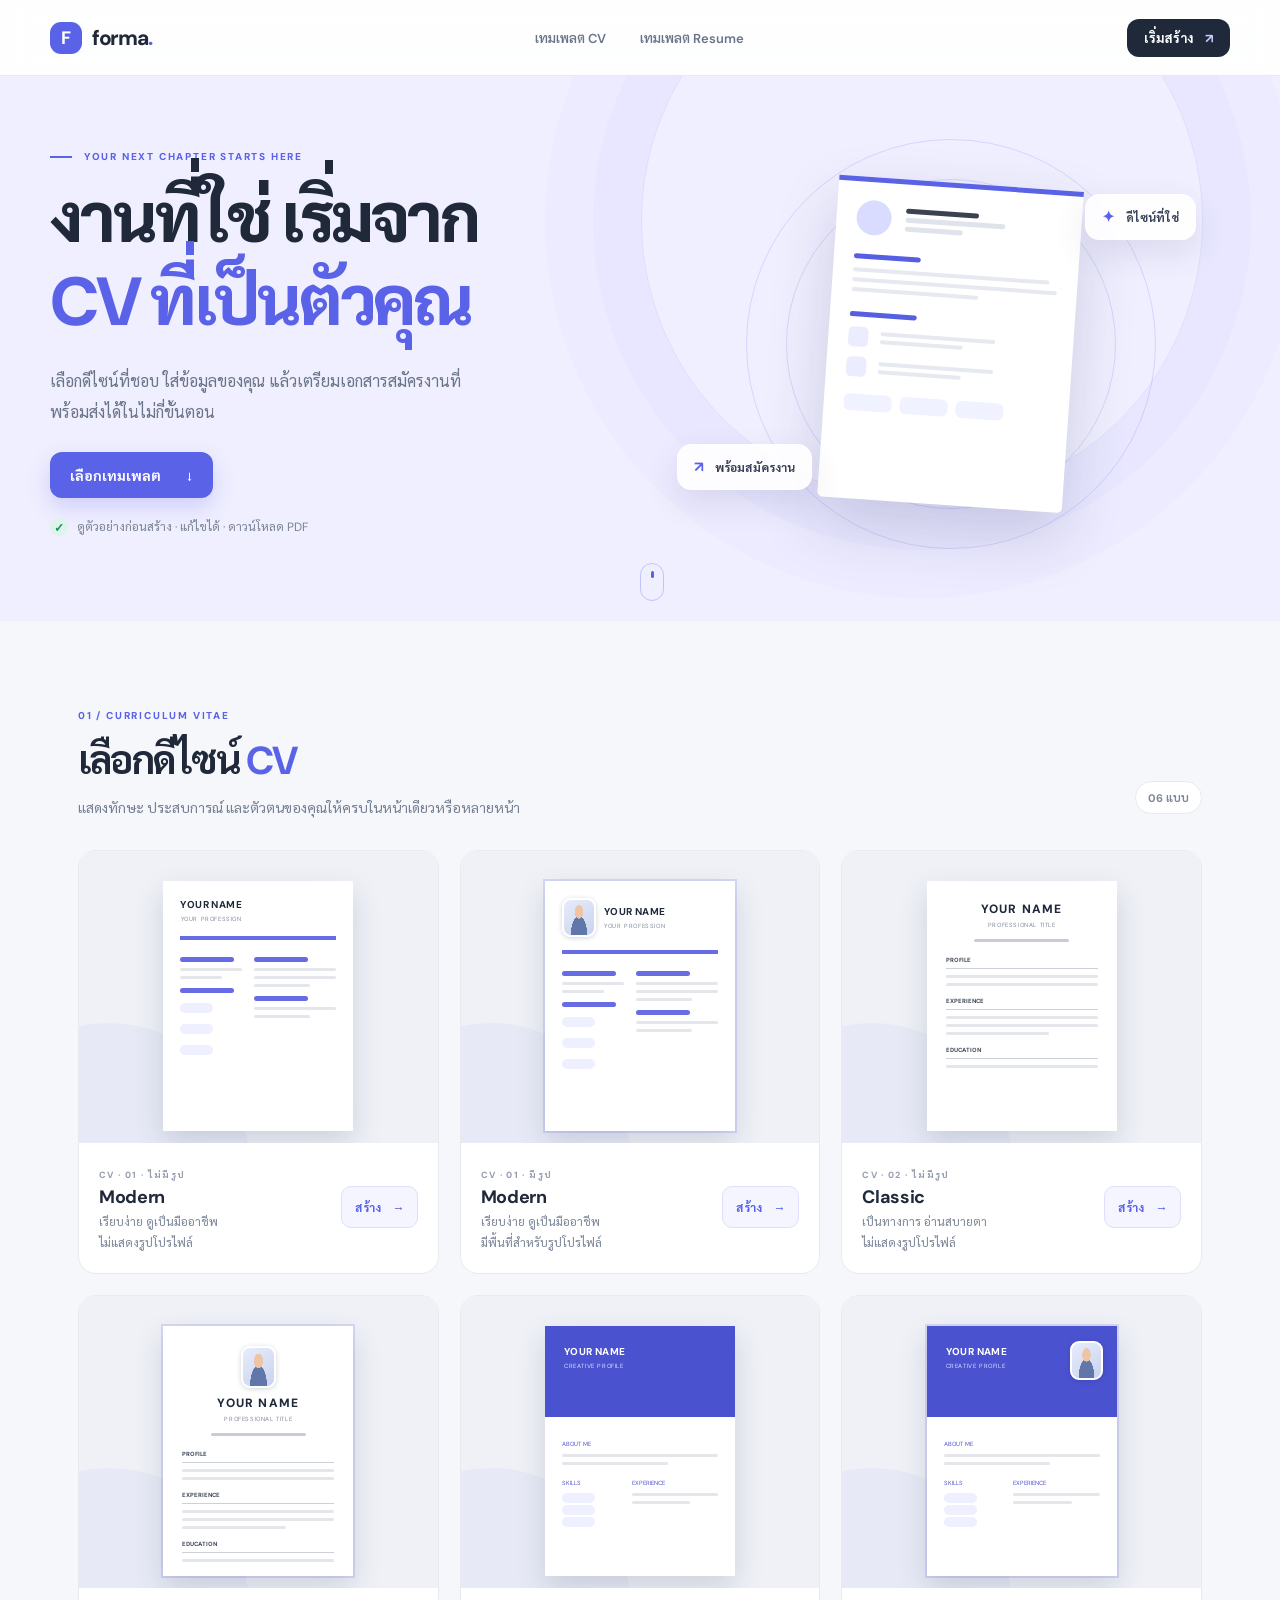
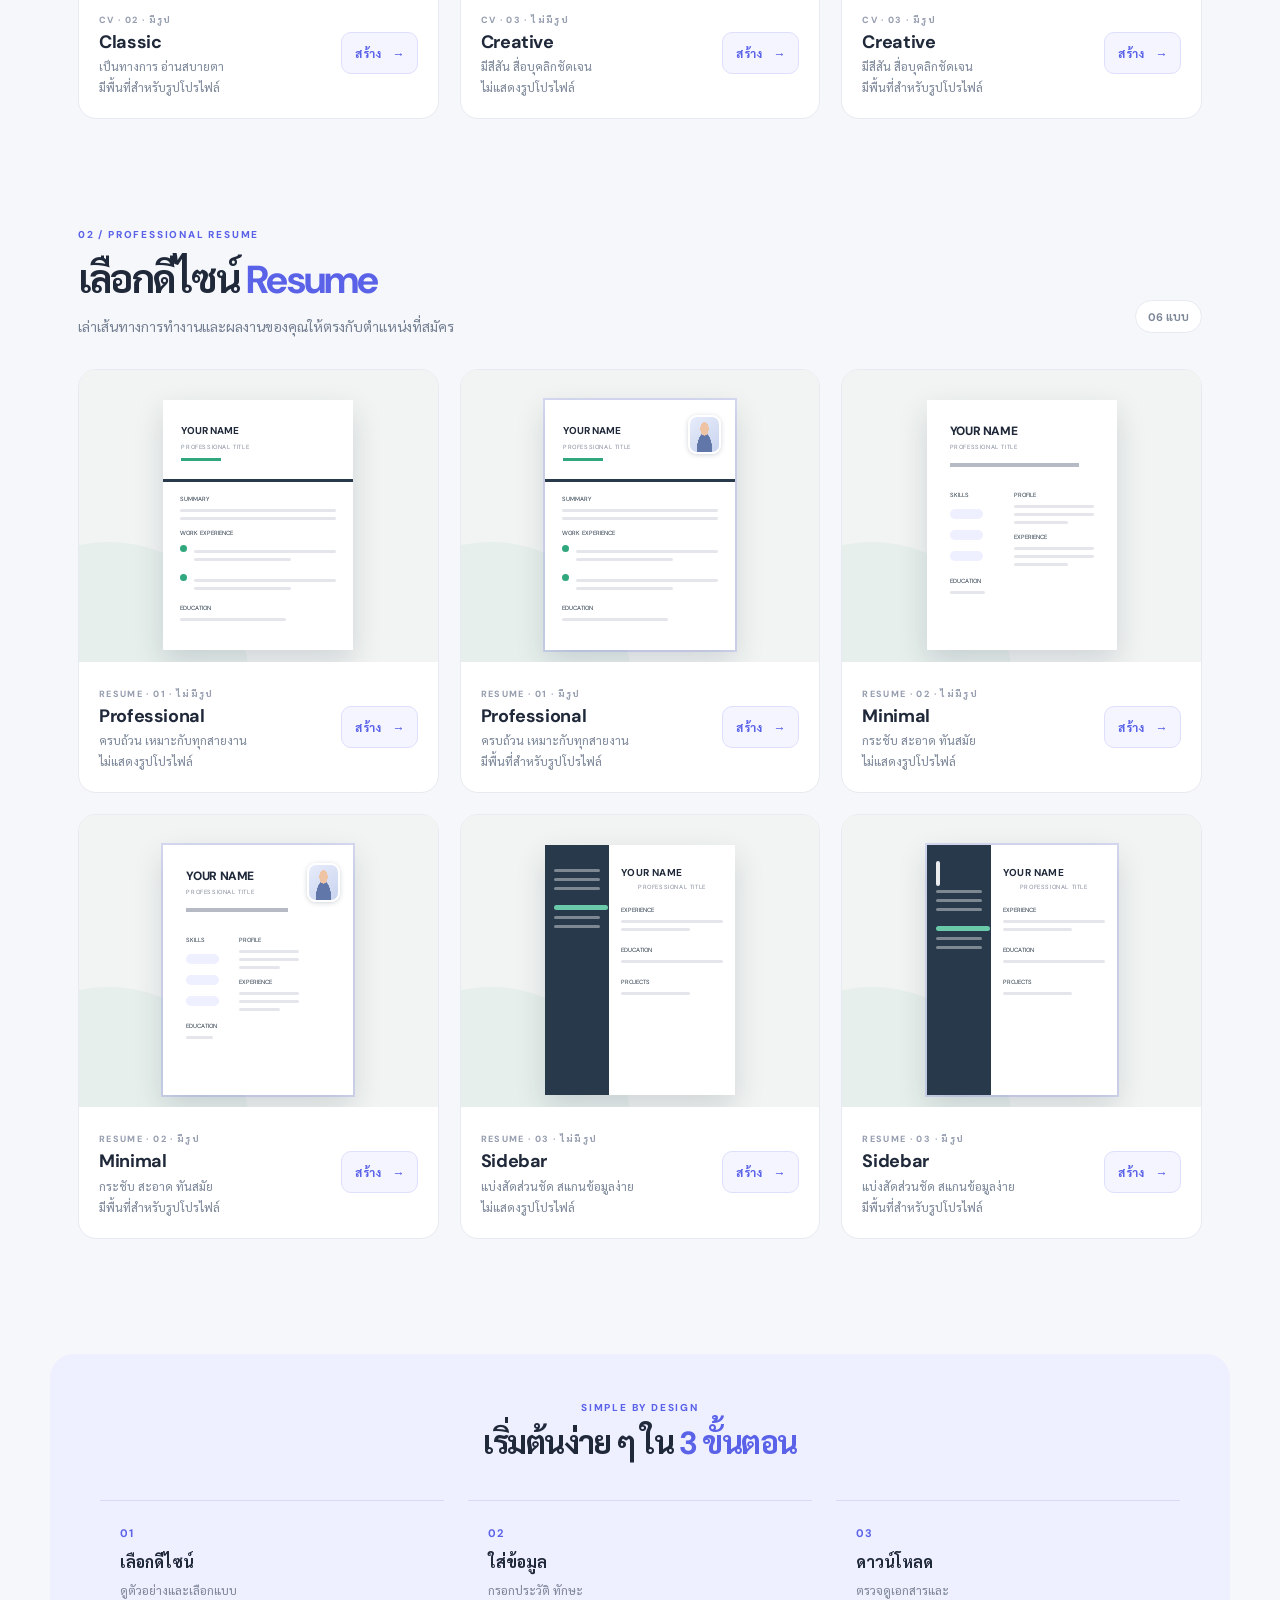
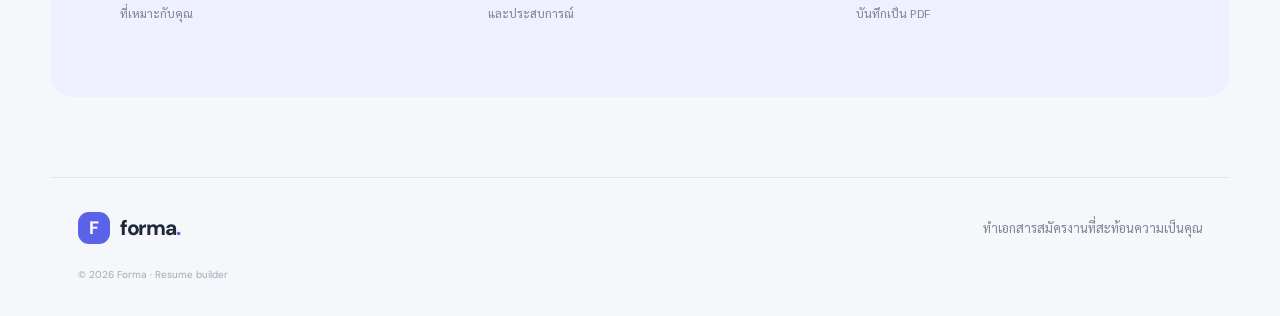
<file: index.html>
<!doctype html>
<html lang="th">
<head>
  <meta charset="utf-8">
  <meta name="viewport" content="width=device-width, initial-scale=1">
  <meta name="theme-color" content="#f6f7fb">
  <title>สร้าง CV และ Resume ออนไลน์ | Forma</title>
  <meta name="description" content="เลือกดีไซน์ CV หรือ Resume ดูตัวอย่างก่อนเริ่ม แล้วสร้างเอกสารสมัครงานของคุณได้ฟรี">
  <link rel="preconnect" href="https://fonts.googleapis.com">
  <link rel="preconnect" href="https://fonts.gstatic.com" crossorigin>
  <link href="https://fonts.googleapis.com/css2?family=DM+Sans:wght@400;500;600;700;800&family=Sarabun:wght@400;500;600;700&display=swap" rel="stylesheet">
  <link rel="stylesheet" href="templates.css?v=9bc0f82">
</head>
<body>
  <header class="topbar">
    <a class="brand" href="index.html" aria-label="Forma หน้าแรก"><span class="brand-mark">F</span><span>forma<span class="brand-dot">.</span></span></a>
    <nav aria-label="เมนูหลัก"><a href="#cv-templates">เทมเพลต CV</a><a href="#resume-templates">เทมเพลต Resume</a></nav>
    <a class="nav-cta" href="#choose-template">เริ่มสร้าง <span aria-hidden="true">↗</span></a>
  </header>

  <main>
    <section class="hero" id="choose-template">
      <div class="hero-copy">
        <p class="eyebrow"><span class="eyebrow-line"></span> YOUR NEXT CHAPTER STARTS HERE</p>
        <h1>งานที่ใช่ เริ่มจาก<br><span>CV ที่เป็นตัวคุณ</span></h1>
        <p class="hero-description">เลือกดีไซน์ที่ชอบ ใส่ข้อมูลของคุณ แล้วเตรียมเอกสารสมัครงานที่พร้อมส่งได้ในไม่กี่ขั้นตอน</p>
        <a class="primary-button" href="#cv-templates">เลือกเทมเพลต <span aria-hidden="true">↓</span></a>
        <div class="hero-proof"><span class="proof-icon">✓</span> ดูตัวอย่างก่อนสร้าง · แก้ไขได้ · ดาวน์โหลด PDF</div>
      </div>
      <div class="hero-art" aria-hidden="true">
        <div class="orbit orbit-one"></div><div class="orbit orbit-two"></div>
        <div class="floating-note note-one"><span>✦</span> ดีไซน์ที่ใช่</div>
        <div class="floating-note note-two"><span>↗</span> พร้อมสมัครงาน</div>
        <div class="hero-paper">
          <div class="paper-topline"></div><div class="paper-profile"><div class="paper-avatar"></div><div><i></i><i></i><i></i></div></div>
          <div class="paper-section-title"></div><div class="paper-line long"></div><div class="paper-line"></div><div class="paper-line short"></div>
          <div class="paper-section-title second"></div><div class="paper-row"><b></b><span><i></i><i></i></span></div><div class="paper-row"><b></b><span><i></i><i></i></span></div>
          <div class="paper-footer"><span></span><span></span><span></span></div>
        </div>
      </div>
      <a href="#cv-templates" class="scroll-hint" aria-label="เลื่อนลงเพื่อเลือกเทมเพลต"><span></span></a>
    </section>

    <section class="template-section" id="cv-templates">
      <div class="section-heading"><div><p class="eyebrow">01 / CURRICULUM VITAE</p><h2>เลือกดีไซน์ <span>CV</span></h2><p>แสดงทักษะ ประสบการณ์ และตัวตนของคุณให้ครบในหน้าเดียวหรือหลายหน้า</p></div><span class="template-count">03 แบบ</span></div>
      <div class="template-grid">
        <article class="template-card" data-template="cv-modern" data-kind="CV" data-title="Modern" data-description="เรียบสะอาด อ่านง่าย เหมาะกับสายงานดิจิทัลและองค์กรสมัยใหม่">
          <div class="preview-stage"><div class="mini-paper mini-modern"><div class="mini-modern-head"><div><b>YOUR NAME</b><small>YOUR PROFESSION</small></div></div><div class="mini-two-col"><div><i class="mini-label"></i><i class="mini-rule"></i><i class="mini-rule short"></i><i class="mini-label"></i><i class="mini-tag"></i><i class="mini-tag"></i><i class="mini-tag"></i></div><div><i class="mini-label"></i><i class="mini-rule"></i><i class="mini-rule"></i><i class="mini-rule short"></i><i class="mini-label"></i><i class="mini-rule"></i><i class="mini-rule short"></i></div></div></div><span class="preview-zoom">ดูตัวอย่าง <b>↗</b></span></div>
          <div class="template-info"><div><span class="template-kind">CV · 01</span><h3>Modern</h3><p>เรียบง่าย ดูเป็นมืออาชีพ<br>ไม่แสดงรูปโปรไฟล์</p></div><button class="create-button" type="button">สร้าง <span>→</span></button></div>
        </article>
        <article class="template-card" data-template="cv-classic" data-kind="CV" data-title="Classic" data-description="รูปแบบคลาสสิก จัดลำดับข้อมูลชัดเจน เหมาะกับงานทางการและองค์กรทั่วไป">
          <div class="preview-stage"><div class="mini-paper mini-classic"><div class="classic-name">YOUR NAME</div><div class="classic-subtitle">PROFESSIONAL TITLE</div><div class="classic-contact"></div><div class="classic-heading">PROFILE</div><i class="mini-rule"></i><i class="mini-rule"></i><div class="classic-heading">EXPERIENCE</div><i class="mini-rule"></i><i class="mini-rule"></i><i class="mini-rule short"></i><div class="classic-heading">EDUCATION</div><i class="mini-rule"></i></div><span class="preview-zoom">ดูตัวอย่าง <b>↗</b></span></div>
          <div class="template-info"><div><span class="template-kind">CV · 02</span><h3>Classic</h3><p>เป็นทางการ อ่านสบายตา<br>ไม่แสดงรูปโปรไฟล์</p></div><button class="create-button" type="button">สร้าง <span>→</span></button></div>
        </article>
        <article class="template-card" data-template="cv-creative" data-kind="CV" data-title="Creative" data-description="ใช้สีและเลย์เอาต์ที่โดดเด่น เหมาะกับงานออกแบบ ครีเอทีฟ และสื่อสาร">
          <div class="preview-stage"><div class="mini-paper mini-creative"><div class="creative-banner"><b>YOUR NAME</b><small>CREATIVE PROFILE</small></div><div class="creative-body"><div class="classic-heading">ABOUT ME</div><i class="mini-rule"></i><i class="mini-rule short"></i><div class="creative-cols"><div><div class="classic-heading">SKILLS</div><i class="mini-tag"></i><i class="mini-tag"></i><i class="mini-tag"></i></div><div><div class="classic-heading">EXPERIENCE</div><i class="mini-rule"></i><i class="mini-rule short"></i></div></div></div></div><span class="preview-zoom">ดูตัวอย่าง <b>↗</b></span></div>
          <div class="template-info"><div><span class="template-kind">CV · 03</span><h3>Creative</h3><p>มีสีสัน สื่อบุคลิกชัดเจน<br>ไม่แสดงรูปโปรไฟล์</p></div><button class="create-button" type="button">สร้าง <span>→</span></button></div>
        </article>
      </div>
    </section>

    <section class="template-section resume-section" id="resume-templates">
      <div class="section-heading"><div><p class="eyebrow">02 / PROFESSIONAL RESUME</p><h2>เลือกดีไซน์ <span>Resume</span></h2><p>เล่าเส้นทางการทำงานและผลงานของคุณให้ตรงกับตำแหน่งที่สมัคร</p></div><span class="template-count">03 แบบ</span></div>
      <div class="template-grid">
        <article class="template-card" data-template="resume-professional" data-kind="Resume" data-title="Professional" data-description="โครงสร้างชัดเจน เน้นประสบการณ์และผลงาน เหมาะกับการสมัครงานหลากหลายสาขา">
          <div class="preview-stage"><div class="mini-paper mini-professional"><div class="professional-head"><b>YOUR NAME</b><small>PROFESSIONAL TITLE</small><i></i></div><div class="professional-content"><div class="classic-heading">SUMMARY</div><i class="mini-rule"></i><i class="mini-rule"></i><div class="classic-heading">WORK EXPERIENCE</div><div class="mini-timeline"><b></b><span><i class="mini-rule"></i><i class="mini-rule short"></i></span></div><div class="mini-timeline"><b></b><span><i class="mini-rule"></i><i class="mini-rule short"></i></span></div><div class="classic-heading">EDUCATION</div><i class="mini-rule short"></i></div></div><span class="preview-zoom">ดูตัวอย่าง <b>↗</b></span></div>
          <div class="template-info"><div><span class="template-kind">RESUME · 01</span><h3>Professional</h3><p>ครบถ้วน เหมาะกับทุกสายงาน<br>เพิ่มรูปโปรไฟล์ได้</p></div><button class="create-button" type="button">สร้าง <span>→</span></button></div>
        </article>
        <article class="template-card" data-template="resume-minimal" data-kind="Resume" data-title="Minimal" data-description="พื้นที่โปร่ง อ่านเร็ว โฟกัสเฉพาะข้อมูลสำคัญ เหมาะกับเรซูเม่หน้าเดียว">
          <div class="preview-stage"><div class="mini-paper mini-minimal"><div class="minimal-name">YOUR NAME</div><small>PROFESSIONAL TITLE</small><div class="minimal-contact"></div><div class="minimal-layout"><div><div class="classic-heading">SKILLS</div><i class="mini-tag"></i><i class="mini-tag"></i><i class="mini-tag"></i><div class="classic-heading">EDUCATION</div><i class="mini-rule short"></i></div><div><div class="classic-heading">PROFILE</div><i class="mini-rule"></i><i class="mini-rule"></i><i class="mini-rule short"></i><div class="classic-heading">EXPERIENCE</div><i class="mini-rule"></i><i class="mini-rule"></i><i class="mini-rule short"></i></div></div></div><span class="preview-zoom">ดูตัวอย่าง <b>↗</b></span></div>
          <div class="template-info"><div><span class="template-kind">RESUME · 02</span><h3>Minimal</h3><p>กระชับ สะอาด ทันสมัย<br>เพิ่มรูปโปรไฟล์ได้</p></div><button class="create-button" type="button">สร้าง <span>→</span></button></div>
        </article>
        <article class="template-card" data-template="resume-sidebar" data-kind="Resume" data-title="Sidebar" data-description="แถบด้านข้างช่วยจัดหมวดหมู่ทักษะและข้อมูลติดต่อให้ค้นหาได้ง่าย">
          <div class="preview-stage"><div class="mini-paper mini-sidebar"><div class="sidebar-strip"><span class="mini-avatar"></span><i></i><i></i><i></i><div class="mini-label"></div><i></i><i></i></div><div class="sidebar-main"><b>YOUR NAME</b><small>PROFESSIONAL TITLE</small><div class="classic-heading">EXPERIENCE</div><i class="mini-rule"></i><i class="mini-rule short"></i><div class="classic-heading">EDUCATION</div><i class="mini-rule"></i><div class="classic-heading">PROJECTS</div><i class="mini-rule short"></i></div></div><span class="preview-zoom">ดูตัวอย่าง <b>↗</b></span></div>
          <div class="template-info"><div><span class="template-kind">RESUME · 03</span><h3>Sidebar</h3><p>แบ่งสัดส่วนชัด สแกนข้อมูลง่าย<br>เพิ่มรูปโปรไฟล์ได้</p></div><button class="create-button" type="button">สร้าง <span>→</span></button></div>
        </article>
      </div>
    </section>

    <section class="steps">
      <p class="eyebrow">SIMPLE BY DESIGN</p>
      <h2>เริ่มต้นง่าย ๆ ใน <span>3 ขั้นตอน</span></h2>
      <div class="step-grid">
        <div><b>01</b><h3>เลือกดีไซน์</h3><p>ดูตัวอย่างและเลือกแบบ<br class="desktop-break">ที่เหมาะกับคุณ</p></div>
        <div><b>02</b><h3>ใส่ข้อมูล</h3><p>กรอกประวัติ ทักษะ<br class="desktop-break">และประสบการณ์</p></div>
        <div><b>03</b><h3>ดาวน์โหลด</h3><p>ตรวจดูเอกสารและ<br class="desktop-break">บันทึกเป็น PDF</p></div>
      </div>
    </section>
  </main>

  <footer>
    <a class="brand" href="index.html"><span class="brand-mark">F</span><span>forma<span class="brand-dot">.</span></span></a>
    <p>ทำเอกสารสมัครงานที่<br class="mobile-break">สะท้อนความเป็นคุณ</p>
    <small>© 2026 Forma · Resume builder</small>
  </footer>

  <dialog class="preview-dialog" id="preview-dialog" aria-labelledby="preview-title">
    <button class="dialog-close" type="button" aria-label="ปิดตัวอย่าง">×</button>
    <div class="dialog-preview-stage"><div class="dialog-paper" id="dialog-paper"></div></div>
    <div class="dialog-info"><p class="eyebrow" id="dialog-kind"></p><h2 id="preview-title"></h2><p id="preview-description"></p><button class="primary-button" id="dialog-create" type="button">สร้างด้วยดีไซน์นี้ <span>→</span></button></div>
  </dialog>
  <script src="templates.js?v=9bc0f82"></script>
</body>
</html>
</file>
<file: templates.css>
:root{--ink:#20293a;--muted:#737f91;--paper:#fff;--line:#e6eaf0;--brand:#5a62e8;--brand-dark:#474fc8;--peach:#fff1e9;--bg:#f6f7fb;--max:1180px}*{box-sizing:border-box}html{scroll-behavior:smooth;scroll-padding-top:96px}body{margin:0;background:var(--bg);color:var(--ink);font-family:'DM Sans','Sarabun',sans-serif;-webkit-font-smoothing:antialiased}.topbar{height:76px;padding:0 max(28px,calc((100vw - var(--max))/2));display:flex;align-items:center;justify-content:space-between;background:rgba(255,255,255,.88);border-bottom:1px solid rgba(225,229,237,.8);position:sticky;top:0;z-index:10;backdrop-filter:blur(14px)}.brand{display:flex;align-items:center;gap:10px;text-decoration:none;color:var(--ink);font-size:21px;font-weight:800;letter-spacing:-.06em}.brand-mark{display:grid;place-items:center;width:32px;height:32px;border-radius:11px;background:var(--brand);color:white;font-size:18px;letter-spacing:-.04em}.brand-dot{color:var(--brand)}.topbar nav{display:flex;gap:34px}.topbar nav a{color:#687488;text-decoration:none;font-size:13px;font-weight:600}.topbar nav a:hover{color:var(--brand)}.nav-cta{padding:10px 17px;border-radius:12px;background:#20293a;color:white;text-decoration:none;font-size:13px;font-weight:700}.nav-cta span{padding-left:9px;color:#c9cbff}.hero{min-height:545px;background:#f0efff;position:relative;overflow:hidden;display:grid;grid-template-columns:minmax(0,1fr) minmax(400px,.9fr);align-items:center;padding:66px max(28px,calc((100vw - var(--max))/2)) 76px}.hero:before{content:"";position:absolute;width:560px;height:560px;border:1px solid rgba(90,98,232,.12);border-radius:50%;right:6%;top:-25%;box-shadow:0 0 0 48px rgba(90,98,232,.025),0 0 0 96px rgba(90,98,232,.025)}.hero-copy{position:relative;z-index:1;max-width:560px}.eyebrow{margin:0 0 15px;color:var(--brand);font-size:10px;font-weight:800;letter-spacing:.18em}.eyebrow-line{display:inline-block;width:22px;height:2px;vertical-align:middle;background:var(--brand);margin-right:8px}.hero h1{margin:0;color:#20293a;font-size:clamp(42px,5.5vw,68px);line-height:1.12;letter-spacing:-.055em;font-weight:800}.hero h1 span,.section-heading h2 span,.steps h2 span{color:var(--brand)}.hero-description{max-width:470px;margin:21px 0 25px;color:#687488;font-family:'Sarabun',sans-serif;font-size:16px;line-height:1.9}.primary-button{border:0;display:inline-flex;align-items:center;gap:25px;padding:14px 20px;border-radius:12px;background:var(--brand);color:white;text-decoration:none;font:700 14px 'Sarabun',sans-serif;box-shadow:0 9px 22px rgba(90,98,232,.23);cursor:pointer;transition:.2s}.primary-button:hover{transform:translateY(-2px);background:var(--brand-dark);box-shadow:0 12px 24px rgba(90,98,232,.28)}.hero-proof{display:flex;align-items:center;gap:9px;margin-top:19px;color:#788397;font-size:12px}.proof-icon{display:grid;place-items:center;width:18px;height:18px;border-radius:50%;background:#dcf4e9;color:#188c64;font-weight:800}.hero-art{height:400px;position:relative;display:grid;place-items:center}.orbit{position:absolute;border:1px solid rgba(90,98,232,.18);border-radius:50%;width:410px;height:410px}.orbit-two{width:330px;height:330px}.hero-paper{width:245px;height:322px;padding:22px 20px;border-radius:5px;background:white;box-shadow:0 25px 60px rgba(43,48,99,.18);transform:rotate(4deg);position:relative;z-index:1}.paper-topline{height:5px;background:var(--brand);margin:-22px -20px 18px}.paper-profile{display:flex;align-items:center;gap:10px;margin-bottom:19px}.paper-avatar,.mini-avatar{width:35px;height:35px;background:#d9dcff;border-radius:50%;flex:none}.paper-profile i{display:block;width:100px;height:5px;border-radius:9px;background:#dfe3eb;margin:4px}.paper-profile i:first-child{width:73px;background:#3b4250}.paper-profile i:last-child{width:58px}.paper-section-title{width:67px;height:5px;background:#565ee1;border-radius:8px;margin:15px 0 9px}.paper-line{height:4px;width:100%;background:#e6e9ef;border-radius:5px;margin:6px 0}.paper-line.long{width:96%}.paper-line.short{width:62%}.paper-section-title.second{margin-top:20px}.paper-row{display:flex;gap:8px;margin:10px 0}.paper-row b{width:20px;height:20px;border-radius:5px;background:#ececff}.paper-row i{display:block;width:115px;height:4px;border-radius:6px;background:#e6e9ef;margin:4px}.paper-row i:last-child{width:83px}.paper-footer{display:flex;gap:8px;margin-top:17px}.paper-footer span{height:17px;width:48px;background:#f1f2ff;border-radius:6px}.floating-note{position:absolute;z-index:2;padding:12px 16px;border:1px solid #fff;border-radius:14px;background:rgba(255,255,255,.92);box-shadow:0 13px 32px rgba(62,69,127,.12);font-size:12px;font-weight:700;color:#394258}.floating-note span{color:var(--brand);font-size:15px;margin-right:8px}.note-one{top:50px;right:6%}.note-two{bottom:54px;left:1%}.scroll-hint{position:absolute;bottom:20px;left:50%;width:24px;height:38px;border:1px solid rgba(90,98,232,.3);border-radius:99px;display:grid;place-items:start center;padding-top:7px}.scroll-hint span{width:3px;height:7px;border-radius:3px;background:var(--brand);animation:scroll-dot 1.5s infinite}@keyframes scroll-dot{50%{transform:translateY(9px);opacity:.4}}.template-section{max-width:var(--max);margin:0 auto;padding:88px 28px 10px}.section-heading{display:flex;align-items:flex-end;justify-content:space-between;margin-bottom:29px}.section-heading h2,.steps h2{margin:0;font-size:clamp(29px,4vw,39px);letter-spacing:-.045em}.section-heading p:not(.eyebrow){margin:9px 0 0;color:var(--muted);font-family:'Sarabun',sans-serif;font-size:14px}.template-count{margin-bottom:7px;padding:8px 12px;border:1px solid var(--line);border-radius:999px;color:#7d8797;background:white;font-size:11px;font-weight:700}.template-grid{display:grid;grid-template-columns:repeat(3,minmax(0,1fr));gap:21px}.template-card{min-width:0;border:1px solid #e7eaf0;border-radius:18px;background:#fff;overflow:hidden;transition:transform .24s,box-shadow .24s,border-color .24s}.template-card:hover{transform:translateY(-5px);border-color:#d8d9fa;box-shadow:0 18px 40px rgba(45,54,91,.1)}.preview-stage{height:292px;position:relative;display:grid;place-items:center;background:#eff1f7;overflow:hidden;cursor:pointer}.preview-stage:before{content:"";position:absolute;width:280px;height:280px;border-radius:50%;background:rgba(90,98,232,.05);left:-110px;bottom:-160px}.mini-paper{position:relative;width:190px;height:250px;background:#fff;box-shadow:0 12px 28px rgba(30,37,66,.15);transform:translateY(9px);transition:transform .25s;overflow:hidden;padding:19px}.template-card:hover .mini-paper{transform:translateY(3px) scale(1.025)}.preview-zoom{position:absolute;right:13px;bottom:13px;padding:7px 11px;border-radius:999px;background:rgba(31,39,58,.86);color:white;font-size:10px;opacity:0;transform:translateY(4px);transition:.2s}.preview-zoom b{color:#c6c8ff;margin-left:9px}.template-card:hover .preview-zoom,.template-card:focus-within .preview-zoom{opacity:1;transform:none}.template-info{display:flex;justify-content:space-between;align-items:center;gap:12px;padding:19px 20px 20px}.template-kind{font-size:9px;font-weight:800;letter-spacing:.15em;color:#969eb0}.template-info h3{margin:3px 0 2px;font-size:18px;letter-spacing:-.02em}.template-info p{margin:0;color:#7a8597;font-family:'Sarabun',sans-serif;font-size:12px}.create-button{flex:none;border:1px solid #dedffc;border-radius:10px;background:#f5f5ff;color:var(--brand);padding:10px 13px;font:700 12px 'Sarabun',sans-serif;cursor:pointer;transition:.2s}.create-button:hover{background:var(--brand);color:#fff;border-color:var(--brand)}.create-button span{margin-left:9px}.resume-section{padding-top:99px}.resume-section .preview-stage{background:#f1f4f2}.resume-section .preview-stage:before{background:rgba(32,141,104,.05)}.resume-section .mini-paper{font-family:'DM Sans',sans-serif}.steps{margin:105px auto 80px;max-width:var(--max);padding:47px 50px 52px;border-radius:24px;background:#eeefff;text-align:center}.steps .eyebrow{margin-bottom:8px}.steps h2{font-size:32px}.step-grid{display:grid;grid-template-columns:repeat(3,1fr);gap:30px;margin-top:35px;text-align:left}.step-grid>div{padding:20px;border-top:1px solid #d9daf5}.step-grid b{font-size:11px;color:var(--brand);letter-spacing:.12em}.step-grid h3{margin:9px 0 4px;font-size:16px}.step-grid p{margin:0;color:#7b8496;font-family:'Sarabun',sans-serif;font-size:12px;line-height:1.7}footer{max-width:var(--max);margin:0 auto;padding:25px 28px 35px;border-top:1px solid #e4e7ee;display:grid;grid-template-columns:1fr 1fr;align-items:center}footer p{justify-self:end;color:#7c8698;font:13px 'Sarabun',sans-serif}footer small{grid-column:1/-1;margin-top:15px;color:#a1a8b5;font-size:10px}.preview-dialog{width:min(800px,calc(100% - 30px));max-width:none;max-height:min(90dvh,740px);padding:0;border:1px solid #e1e4ed;border-radius:22px;background:#fff;box-shadow:0 30px 90px rgba(20,26,49,.25);overflow:auto}.preview-dialog::backdrop{background:rgba(25,31,51,.55);backdrop-filter:blur(5px)}.dialog-close{position:sticky;float:right;top:12px;z-index:2;margin:12px 12px -50px 0;width:38px;height:38px;border:1px solid #e5e7ed;border-radius:50%;background:white;color:#40495c;font-size:24px;cursor:pointer}.dialog-preview-stage{min-height:450px;display:grid;place-items:center;background:#f0f1f7;padding:45px}.dialog-paper{width:280px;min-height:365px;padding:30px;background:#fff;box-shadow:0 17px 45px rgba(20,30,60,.18);transform:rotate(-1deg)}.dialog-paper>.mini-paper{width:100%;height:100%;transform:none;box-shadow:none}.dialog-info{padding:24px 30px 30px}.dialog-info h2{margin:0;font-size:28px}.dialog-info>p:not(.eyebrow){margin:7px 0 17px;color:var(--muted);font:14px/1.8 'Sarabun',sans-serif}.dialog-info .primary-button{padding:11px 16px}.mini-modern{padding:17px}.mini-modern-head{display:flex;gap:8px;align-items:center;border-bottom:4px solid #666ce5;padding-bottom:13px}.mini-modern-head b,.mini-creative b,.mini-sidebar>.sidebar-main>b{display:block;font-size:10px;letter-spacing:.04em}.mini-modern-head small,.mini-creative small,.mini-sidebar small{display:block;margin-top:4px;color:#868d9d;font-size:6px}.mini-two-col{display:grid;grid-template-columns:.75fr 1fr;gap:12px;padding-top:8px}.mini-label,.classic-heading{display:block;height:5px;width:54px;margin:9px 0 6px;background:#676ce5;border-radius:4px}.mini-rule{display:block;width:100%;height:3px;margin:5px 0;background:#e4e6eb;border-radius:4px}.mini-rule.short{width:68%}.mini-tag{display:inline-block;width:33px;height:10px;margin:2px 2px 2px 0;border-radius:5px;background:#eeefff}.mini-classic{padding:20px 19px}.classic-name{text-align:center;font-size:12px;font-weight:800;letter-spacing:.1em}.classic-subtitle,.mini-paper small{display:block;text-align:center;margin-top:4px;color:#808899;font-size:6px;letter-spacing:.1em}.classic-contact{height:3px;width:95px;margin:10px auto 14px;background:#c6cbd5;border-radius:3px}.mini-classic .classic-heading{height:auto;width:auto;border-bottom:1px solid #ccd0d8;border-radius:0;background:none;color:#424b5b;font-size:6px;font-weight:800;padding-bottom:4px;margin-top:11px}.mini-creative{padding:0}.creative-banner{height:91px;padding:19px;background:#4b52cf;color:white}.creative-banner .mini-avatar{float:right;width:30px;height:30px;background:#aaaefa}.creative-banner small{color:#e1e1ff;text-align:left}.creative-body{padding:14px 17px}.mini-creative .classic-heading{height:auto;width:auto;background:none;color:#4b52cf;font-size:6px}.creative-cols{display:grid;grid-template-columns:.7fr 1fr;gap:9px}.creative-cols .mini-tag{display:block}.mini-professional{padding:0}.professional-head{padding:18px;border-bottom:3px solid #27394b}.professional-head b{font-size:10px}.professional-head small{text-align:left}.professional-head i{display:block;width:40px;height:3px;margin-top:7px;background:#30a77c}.professional-content{padding:4px 17px}.mini-professional .classic-heading,.mini-minimal .classic-heading,.mini-sidebar .classic-heading{height:auto;width:auto;background:none;color:#263647;font-size:6px}.mini-timeline{display:flex;gap:7px;margin:8px 0}.mini-timeline>b{width:7px;height:7px;border-radius:50%;background:#30a77c;flex:none}.mini-timeline span{flex:1}.mini-minimal{padding:23px}.minimal-name{font-size:12px;font-weight:800;letter-spacing:-.03em}.mini-minimal>small{text-align:left}.minimal-contact{width:90%;height:4px;background:#b5bac4;margin:12px 0 15px}.minimal-layout{display:grid;grid-template-columns:.65fr 1fr;gap:13px}.mini-sidebar{padding:0;display:flex}.sidebar-strip{width:64px;padding:18px 9px;background:#27394b}.sidebar-strip .mini-avatar{width:34px;height:34px;margin:0 auto 9px;background:#b1dfd1}.sidebar-strip>i{display:block;width:100%;height:3px;background:rgba(255,255,255,.4);margin:6px 0;border-radius:3px}.sidebar-strip .mini-label{margin-top:15px;background:#6ac9a8}.sidebar-main{flex:1;padding:21px 12px}.sidebar-main .classic-heading{margin-top:15px}.template-card button:focus-visible,.nav-cta:focus-visible,.primary-button:focus-visible,.topbar a:focus-visible,.dialog-close:focus-visible{outline:3px solid #9a9df5;outline-offset:3px}.preview-dialog[open]{animation:dialog-up .24s ease-out both}@keyframes dialog-up{from{opacity:0;transform:translateY(12px) scale(.99)}to{opacity:1;transform:none}}@media(max-width:820px){.hero{grid-template-columns:1fr minmax(300px,.7fr);padding-top:54px}.hero-art{transform:scale(.85);margin:0 -30px}.template-grid{gap:13px}.template-info{padding:16px}.create-button{padding:9px}.steps{margin-left:20px;margin-right:20px}}@media(max-width:650px){.topbar{height:65px;padding:0 18px}.topbar nav{display:none}.hero{min-height:unset;grid-template-columns:1fr;padding:54px 25px 60px}.hero-art{height:300px;transform:scale(.78);margin:-15px -35px -10px}.hero h1{font-size:45px}.hero-description{font-size:14px}.scroll-hint{display:none}.template-section{padding:67px 18px 5px}.section-heading{align-items:flex-start}.section-heading h2{font-size:30px}.section-heading p:not(.eyebrow){max-width:420px;font-size:12px}.template-grid{grid-template-columns:1fr;gap:14px}.template-card{display:grid;grid-template-columns:43% 1fr}.preview-stage{height:222px}.mini-paper{transform:scale(.78) translateY(9px)}.template-card:hover .mini-paper{transform:scale(.8) translateY(3px)}.template-info{align-items:flex-start;flex-direction:column;justify-content:center;padding:16px}.template-info h3{font-size:16px}.template-info p{font-size:11px}.preview-zoom{opacity:1;transform:none;right:7px;bottom:7px;font-size:9px;padding:6px 8px}.create-button{margin-top:10px}.resume-section{padding-top:69px}.steps{margin:70px 14px 55px;padding:32px 18px}.steps h2{font-size:27px}.step-grid{grid-template-columns:1fr;gap:9px;margin-top:20px}.step-grid>div{padding:14px 8px}.step-grid h3{font-size:14px}footer{padding:22px 18px 28px;grid-template-columns:1fr}footer p{justify-self:start;margin:10px 0 0}footer small{margin-top:18px}.dialog-preview-stage{min-height:350px;padding:30px}.dialog-paper{transform:scale(.86)}.dialog-info{padding:19px 22px 24px}.dialog-info h2{font-size:23px}}@media(max-width:380px){.hero h1{font-size:39px}.hero-art{transform:scale(.68);margin:-25px -45px}.template-card{grid-template-columns:40% 1fr}.template-info{padding:12px}.preview-stage{height:205px}.section-heading h2{font-size:26px}.template-count{font-size:9px}.brand{font-size:18px}.nav-cta{padding:9px 12px}}@media(prefers-reduced-motion:reduce){*,*::before,*::after{scroll-behavior:auto!important;animation-duration:.01ms!important;animation-iteration-count:1!important;transition-duration:.01ms!important}}

/* Clearer spacing and more comfortable reading across the template chooser. */
.hero-copy { max-width: 550px; }
.hero h1 { line-height: 1.22; letter-spacing: -.045em; }
.hero-description { max-width: 440px; line-height: 1.95; }
.hero-proof { flex-wrap: wrap; line-height: 1.7; }
.section-heading { gap: 24px; }
.section-heading > div { max-width: 760px; }
.section-heading h2 { line-height: 1.25; }
.section-heading p:not(.eyebrow) { max-width: 620px; line-height: 1.85; }
.template-info { min-height: 112px; }
.template-info > div { min-width: 0; }
.template-info h3 { line-height: 1.3; }
.template-info p { max-width: 220px; line-height: 1.75; }
.preview-stage { touch-action: manipulation; }
.preview-stage:focus-visible { outline: 3px solid #777df0; outline-offset: -4px; }
.preview-zoom { pointer-events: none; }
.create-button { min-height: 42px; }
.steps h2 { line-height: 1.35; }
.step-grid { gap: 24px; }
.step-grid > div { min-width: 0; }
.step-grid h3 { line-height: 1.5; }
.step-grid p { line-height: 1.9; }
footer p { line-height: 1.9; }
.dialog-info { line-height: 1.7; }
.dialog-info h2 { line-height: 1.35; }
.dialog-info > p:not(.eyebrow) { line-height: 1.9; }
@media (min-width: 651px) {
  .mobile-break { display: none; }
}
@media (max-width: 820px) {
  .section-heading p:not(.eyebrow) { max-width: 520px; }
  .template-info { min-height: 120px; }
  .template-info p { line-height: 1.65; }
}
@media (max-width: 650px) {
  .hero { gap: 8px; }
  .hero h1 { max-width: 12ch; line-height: 1.25; }
  .hero-description { max-width: 36ch; margin: 17px 0 22px; line-height: 1.95; }
  .hero-proof { max-width: 30ch; align-items: flex-start; }
  .proof-icon { flex: none; margin-top: 2px; }
  .section-heading { align-items: flex-start; gap: 10px; margin-bottom: 22px; }
  .section-heading > div { min-width: 0; }
  .section-heading h2 { line-height: 1.35; }
  .section-heading p:not(.eyebrow) { max-width: 34ch; margin-top: 9px; line-height: 1.9; }
  .template-count { flex: none; margin-top: 3px; }
  .template-card { min-height: 220px; }
  .template-info { min-height: 0; gap: 7px; }
  .template-info p { max-width: 20ch; line-height: 1.8; }
  .create-button { margin-top: 5px; }
  .step-grid { gap: 5px; }
  .step-grid > div { padding: 14px 10px 13px; }
  .step-grid p { max-width: 30ch; line-height: 1.85; }
  .desktop-break { display: none; }
  footer p { line-height: 1.85; }
  .mobile-break { display: initial; }
  .dialog-preview-stage { min-height: 320px; }
  .dialog-info > p:not(.eyebrow) { max-width: 38ch; }
}
@media (prefers-reduced-motion: reduce) {
  .template-card:hover { transform: none; }
}

/* Make the photo choice visible in the miniature document, not just its label. */
.mini-paper.photo-preview { outline: 2px solid rgba(90, 98, 232, .18); }
.mini-paper.photo-preview .mini-modern-head::before,
.mini-paper.photo-preview.mini-classic::before,
.mini-paper.photo-preview .creative-banner::after,
.mini-paper.photo-preview .professional-head::after,
.mini-paper.photo-preview.mini-minimal::before {
  content: "";
  display: block;
  flex: none;
  width: 29px;
  height: 35px;
  border: 2px solid #fff;
  border-radius: 9px;
  background:
    radial-gradient(ellipse at 50% 34%, #efc4a5 0 20%, transparent 21%),
    radial-gradient(ellipse at 50% 100%, #6277a9 0 38%, transparent 39%),
    linear-gradient(145deg, #e7ecfa, #c8d3ef);
  box-shadow: 0 1px 5px rgba(30, 40, 70, .2);
}
.mini-paper.photo-preview .mini-modern-head::before { width: 30px; height: 35px; }
.mini-paper.photo-preview.mini-classic::before { margin: 0 auto 7px; width: 31px; height: 38px; }
.mini-paper.photo-preview .creative-banner { position: relative; padding-right: 58px; }
.mini-paper.photo-preview .creative-banner::after { position: absolute; top: 15px; right: 14px; }
.mini-paper.photo-preview .professional-head { position: relative; padding-right: 58px; }
.mini-paper.photo-preview .professional-head::after { position: absolute; right: 14px; top: 15px; }
.mini-paper.photo-preview.mini-minimal { position: relative; padding-right: 54px; }
.mini-paper.photo-preview.mini-minimal::before { position: absolute; top: 18px; right: 13px; }
.mini-sidebar:not(.photo-preview) .sidebar-strip .mini-avatar { display: none; }
.mini-sidebar:not(.photo-preview) .sidebar-strip { padding-top: 18px; }
.mini-sidebar.photo-preview .sidebar-strip .mini-avatar { width: 34px; height: 38px; border: 2px solid rgba(255,255,255,.9); border-radius: 9px; background: radial-gradient(ellipse at 50% 35%, #efc4a5 0 20%, transparent 21%),radial-gradient(ellipse at 50% 100%, #6277a9 0 38%, transparent 39%),linear-gradient(145deg,#e7ecfa,#c8d3ef); }
</file>
